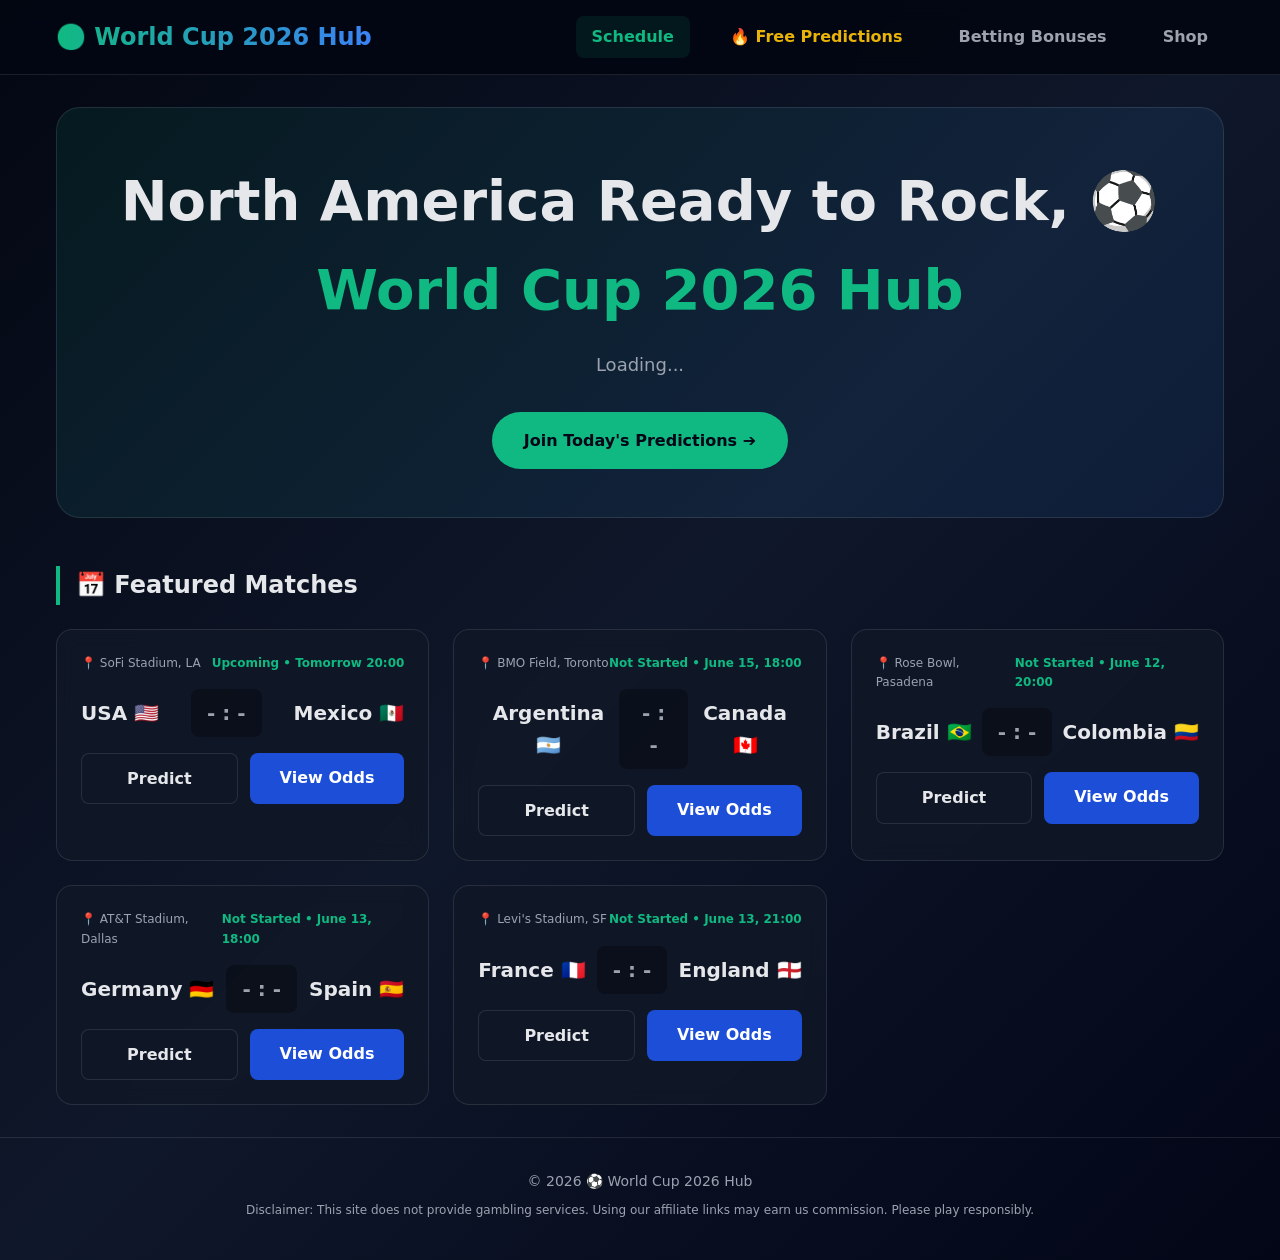
<file: index.html>
<!DOCTYPE html>
<html lang="en">
<head>
  <meta charset="UTF-8">
  <meta name="viewport" content="width=device-width, initial-scale=1.0">
  <title id="page-title">Loading...</title>
  <meta name="description" content="Join World Cup predictions, win exclusive merch and the best betting bonuses!">
  <link rel="stylesheet" href="style.css">
</head>
<body>
  <header>
    <nav>
      <a href="index.html" class="logo" id="site-name">Loading...</a>
      <div class="nav-links">
        <a href="index.html" class="active">Schedule</a>
        <a href="predict.html" class="highlight">🔥 Free Predictions</a>
        <a href="odds.html">Betting Bonuses</a>
        <a href="shop.html">Shop</a>
      </div>
    </nav>
  </header>

  <main id="main-content">
    <section class="hero">
      <h1 id="hero-title">Loading...</h1>
      <p id="hero-desc">Loading...</p>
      <a href="predict.html" class="btn btn-primary">Join Today's Predictions ➔</a>
    </section>

    <section>
      <h2 class="section-title">📅 Featured Matches</h2>
      <div class="grid" id="matches-grid"></div>
    </section>
  </main>

  <footer>
    <p id="footer-name">© Loading...</p>
    <p class="disclaimer">Disclaimer: This site does not provide gambling services. Using our affiliate links may earn us commission. Please play responsibly.</p>
  </footer>

  <script src="data.js"></script>
  <script>
    document.getElementById('page-title').textContent = siteData.site.title;
    document.getElementById('site-name').textContent = siteData.site.name;
    document.getElementById('hero-title').innerHTML = siteData.site.description + ', <span>' + siteData.site.name + '</span>';
    document.getElementById('footer-name').textContent = '© 2026 ' + siteData.site.name;

    const matchesGrid = document.getElementById('matches-grid');
    siteData.matches.forEach(match => {
      const card = document.createElement('div');
      card.className = 'match-card';
      card.innerHTML = `
        <div class="match-meta">
          <span>📍 ${match.stadium}</span>
          <span class="status">${match.status} • ${match.time}</span>
        </div>
        <div class="match-teams">
          <span>${match.teamA}</span>
          <span class="match-score">${match.score}</span>
          <span>${match.teamB}</span>
        </div>
        <div class="match-actions">
          <a href="predict.html?match=${match.id}" class="btn-predict">Predict</a>
          <a href="odds.html" class="btn-odds">View Odds</a>
        </div>
      `;
      matchesGrid.appendChild(card);
    });
  </script>
</body>
</html>
</file>
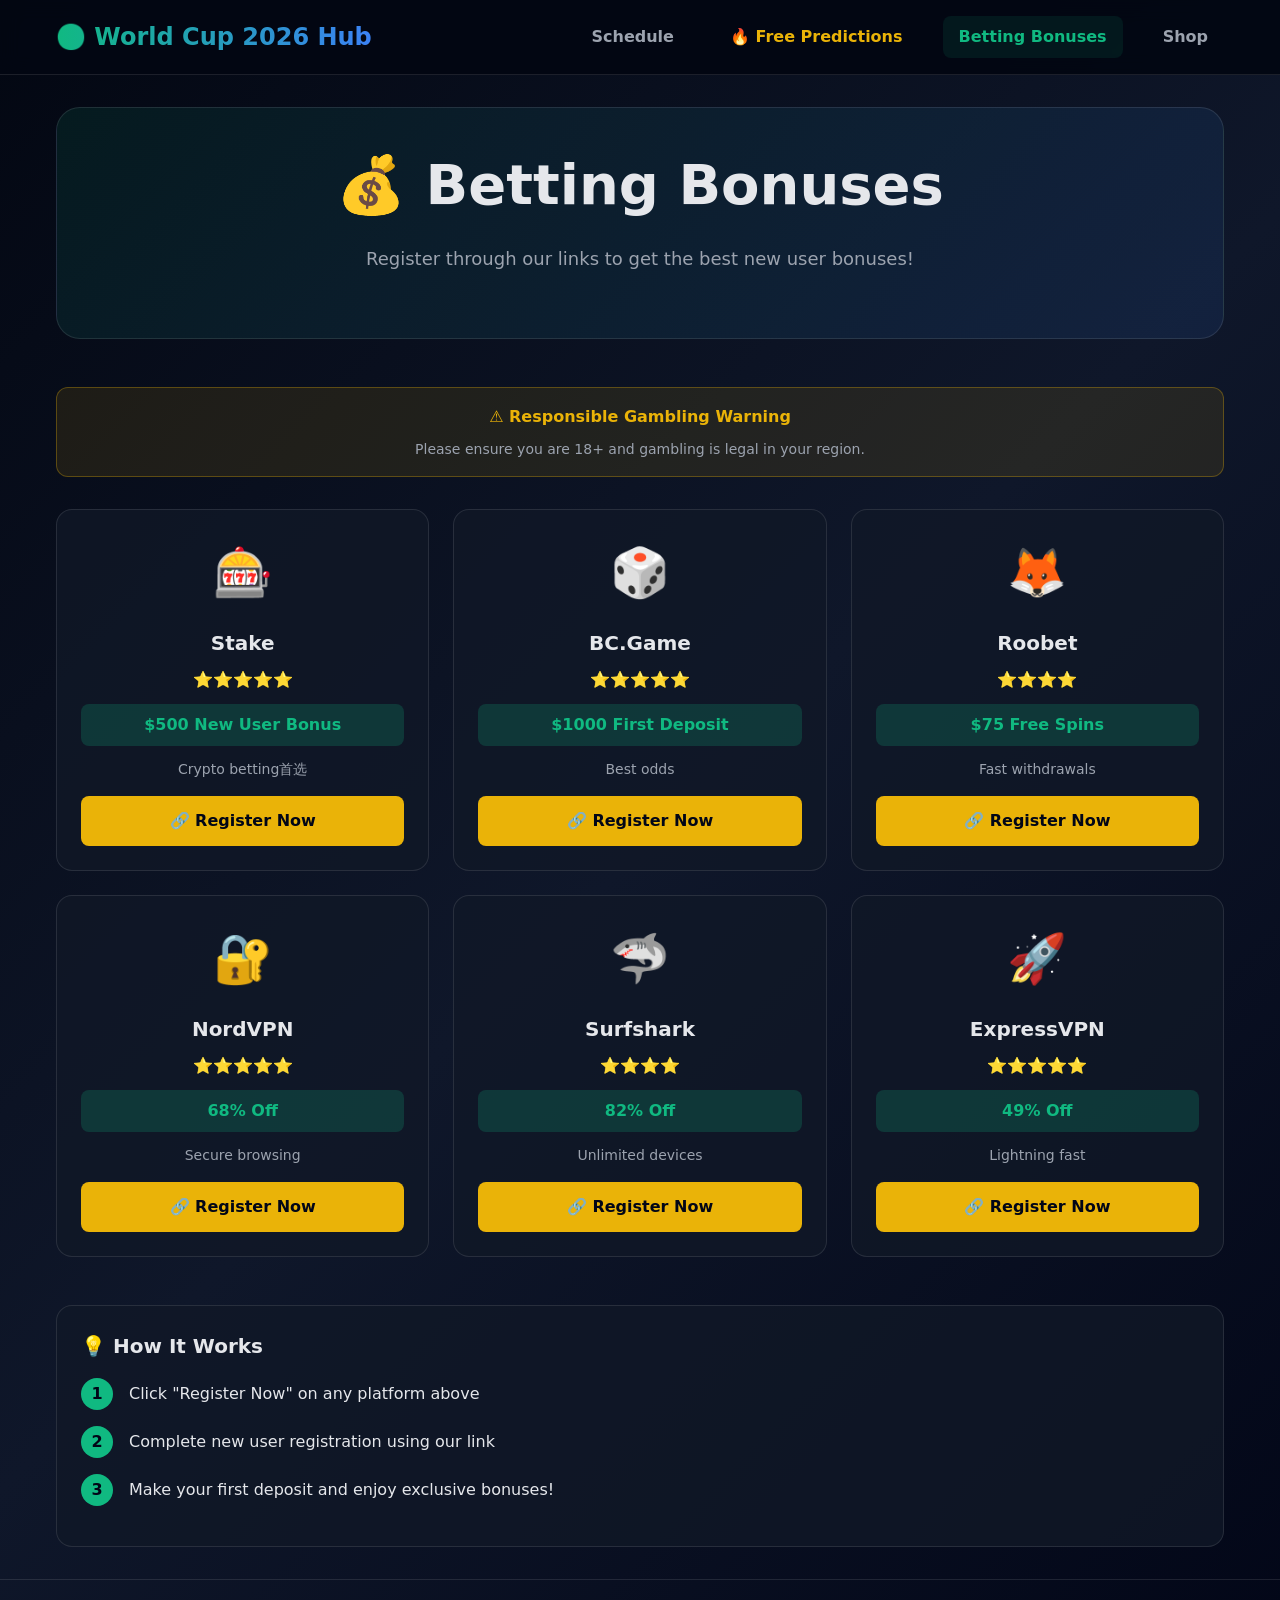
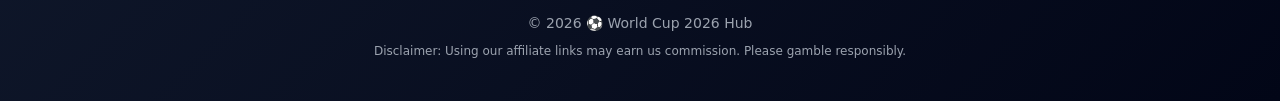
<file: odds.html>
<!DOCTYPE html>
<html lang="en">
<head>
  <meta charset="UTF-8">
  <meta name="viewport" content="width=device-width, initial-scale=1.0">
  <title>💰 Betting Bonuses - World Cup 2026 Hub</title>
  <link rel="stylesheet" href="style.css">
</head>
<body>
  <header>
    <nav>
      <a href="index.html" class="logo" id="site-name">Loading...</a>
      <div class="nav-links">
        <a href="index.html">Schedule</a>
        <a href="predict.html" class="highlight">🔥 Free Predictions</a>
        <a href="odds.html" class="active">Betting Bonuses</a>
        <a href="shop.html">Shop</a>
      </div>
    </nav>
  </header>

  <main>
    <div class="hero" style="padding: 2rem;">
      <h1>💰 Betting Bonuses</h1>
      <p style="color: var(--text-muted);">Register through our links to get the best new user bonuses!</p>
    </div>

    <div class="warning-box">
      <p class="title">⚠️ Responsible Gambling Warning</p>
      <p class="text">Please ensure you are 18+ and gambling is legal in your region.</p>
    </div>

    <div class="grid" id="bookmakers-grid"></div>

    <div class="how-to" style="margin-top: 3rem;">
      <h2>💡 How It Works</h2>
      <ol>
        <li>Click "Register Now" on any platform above</li>
        <li>Complete new user registration using our link</li>
        <li>Make your first deposit and enjoy exclusive bonuses!</li>
      </ol>
    </div>
  </main>

  <footer>
    <p id="footer-name">© Loading...</p>
    <p class="disclaimer">Disclaimer: Using our affiliate links may earn us commission. Please gamble responsibly.</p>
  </footer>

  <script src="data.js"></script>
  <script>
    document.getElementById('site-name').textContent = siteData.site.name;
    document.getElementById('footer-name').textContent = '© 2026 ' + siteData.site.name;

    const grid = document.getElementById('bookmakers-grid');
    siteData.bookmakers.forEach(b => {
      const card = document.createElement('div');
      card.className = 'bookmaker-card';
      card.innerHTML = `
        <div class="bookmaker-logo">${b.logo}</div>
        <div class="bookmaker-name">${b.name}</div>
        <div class="bookmaker-rating">${b.rating}</div>
        <div class="bookmaker-bonus">${b.bonus}</div>
        <p class="bookmaker-desc">${b.description}</p>
        <a href="${b.link}" target="_blank" rel="noopener noreferrer" class="bookmaker-link">🔗 Register Now</a>
      `;
      grid.appendChild(card);
    });
  </script>
</body>
</html>
</file>
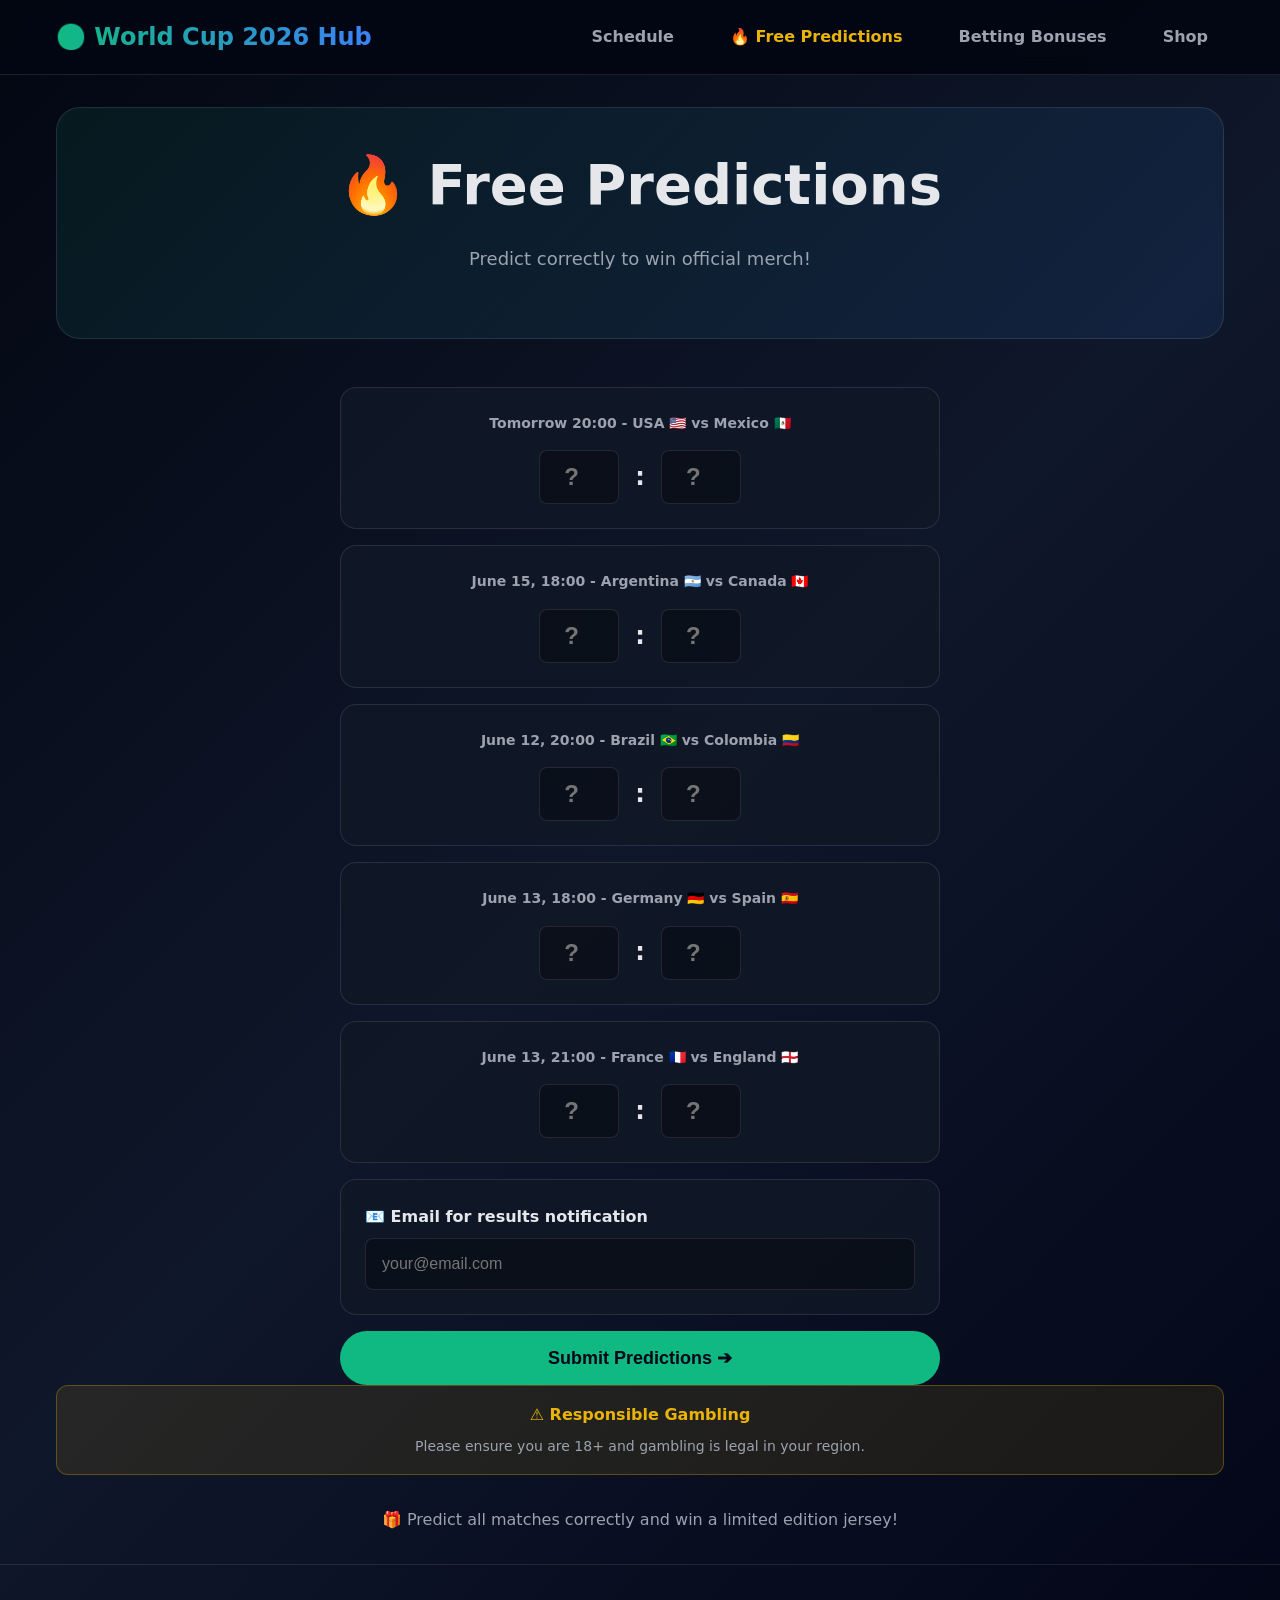
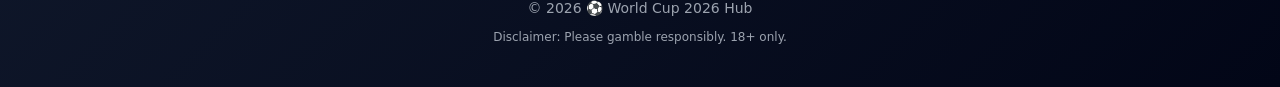
<file: predict.html>
<!DOCTYPE html>
<html lang="en">
<head>
  <meta charset="UTF-8">
  <meta name="viewport" content="width=device-width, initial-scale=1.0">
  <title>🔥 Free Predictions - World Cup 2026 Hub</title>
  <link rel="stylesheet" href="style.css">
</head>
<body>
  <header>
    <nav>
      <a href="index.html" class="logo" id="site-name">Loading...</a>
      <div class="nav-links">
        <a href="index.html">Schedule</a>
        <a href="predict.html" class="highlight">🔥 Free Predictions</a>
        <a href="odds.html">Betting Bonuses</a>
        <a href="shop.html">Shop</a>
      </div>
    </nav>
  </header>

  <main>
    <div class="hero" style="padding: 2rem;">
      <h1>🔥 Free Predictions</h1>
      <p style="color: var(--text-muted);">Predict correctly to win official merch!</p>
    </div>

    <form class="predict-form" id="predictForm"></form>

    <div class="warning-box">
      <p class="title">⚠️ Responsible Gambling</p>
      <p class="text">Please ensure you are 18+ and gambling is legal in your region.</p>
    </div>

    <p style="text-align: center; color: var(--text-muted);">
      🎁 Predict all matches correctly and win a limited edition jersey!
    </p>
  </main>

  <footer>
    <p id="footer-name">© Loading...</p>
    <p class="disclaimer">Disclaimer: Please gamble responsibly. 18+ only.</p>
  </footer>

  <script src="data.js"></script>
  <script>
    document.getElementById('site-name').textContent = siteData.site.name;
    document.getElementById('footer-name').textContent = '© 2026 ' + siteData.site.name;

    const form = document.getElementById('predictForm');
    
    siteData.matches.forEach(match => {
      const group = document.createElement('div');
      group.className = 'form-group';
      group.innerHTML = `
        <h3>${match.time} - ${match.teamA} vs ${match.teamB}</h3>
        <div class="predict-inputs">
          <input type="number" min="0" max="15" placeholder="?" required id="score-${match.id}-a">
          <span style="font-size: 1.5rem; font-weight: 700;">:</span>
          <input type="number" min="0" max="15" placeholder="?" required id="score-${match.id}-b">
        </div>
      `;
      form.appendChild(group);
    });

    const emailGroup = document.createElement('div');
    emailGroup.className = 'form-group';
    emailGroup.innerHTML = `
      <label style="display: block; margin-bottom: 0.5rem; font-weight: 600;">📧 Email for results notification</label>
      <input type="email" class="email-input" placeholder="your@email.com" required id="email">
    `;
    form.appendChild(emailGroup);

    const submitBtn = document.createElement('button');
    submitBtn.type = 'submit';
    submitBtn.className = 'submit-btn';
    submitBtn.textContent = 'Submit Predictions ➔';
    form.appendChild(submitBtn);

    form.addEventListener('submit', (e) => {
      e.preventDefault();
      const predictions = siteData.matches.map(m => ({
        match: `${m.teamA} vs ${m.teamB}`,
        score: `${document.getElementById(`score-${m.id}-a`).value} : ${document.getElementById(`score-${m.id}-b`).value}`
      }));
      const email = document.getElementById('email').value;
      
      document.getElementById('main-content').innerHTML = `
        <div class="success-box">
          <div class="icon">🎉</div>
          <h2>Predictions Submitted!</h2>
          <p>Your predictions have been saved. We'll email you when results are out!</p>
          <div style="background: var(--card-bg); border-radius: 12px; padding: 1.5rem; text-align: left; margin: 1.5rem 0;">
            <h3 style="margin-bottom: 1rem;">Your Predictions:</h3>
            ${predictions.map(p => `<div style="display: flex; justify-content: space-between; padding: 0.5rem 0; border-bottom: 1px solid var(--card-border);">
              <span>${p.match}</span>
              <span style="color: var(--accent);">${p.score}</span>
            </div>`).join('')}
          </div>
          <p style="color: var(--text-muted);">Email: ${email}</p>
          <a href="index.html" class="btn btn-primary" style="margin-top: 1rem;">Back to Home</a>
        </div>
      `;
    });
  </script>
</body>
</html>
</file>
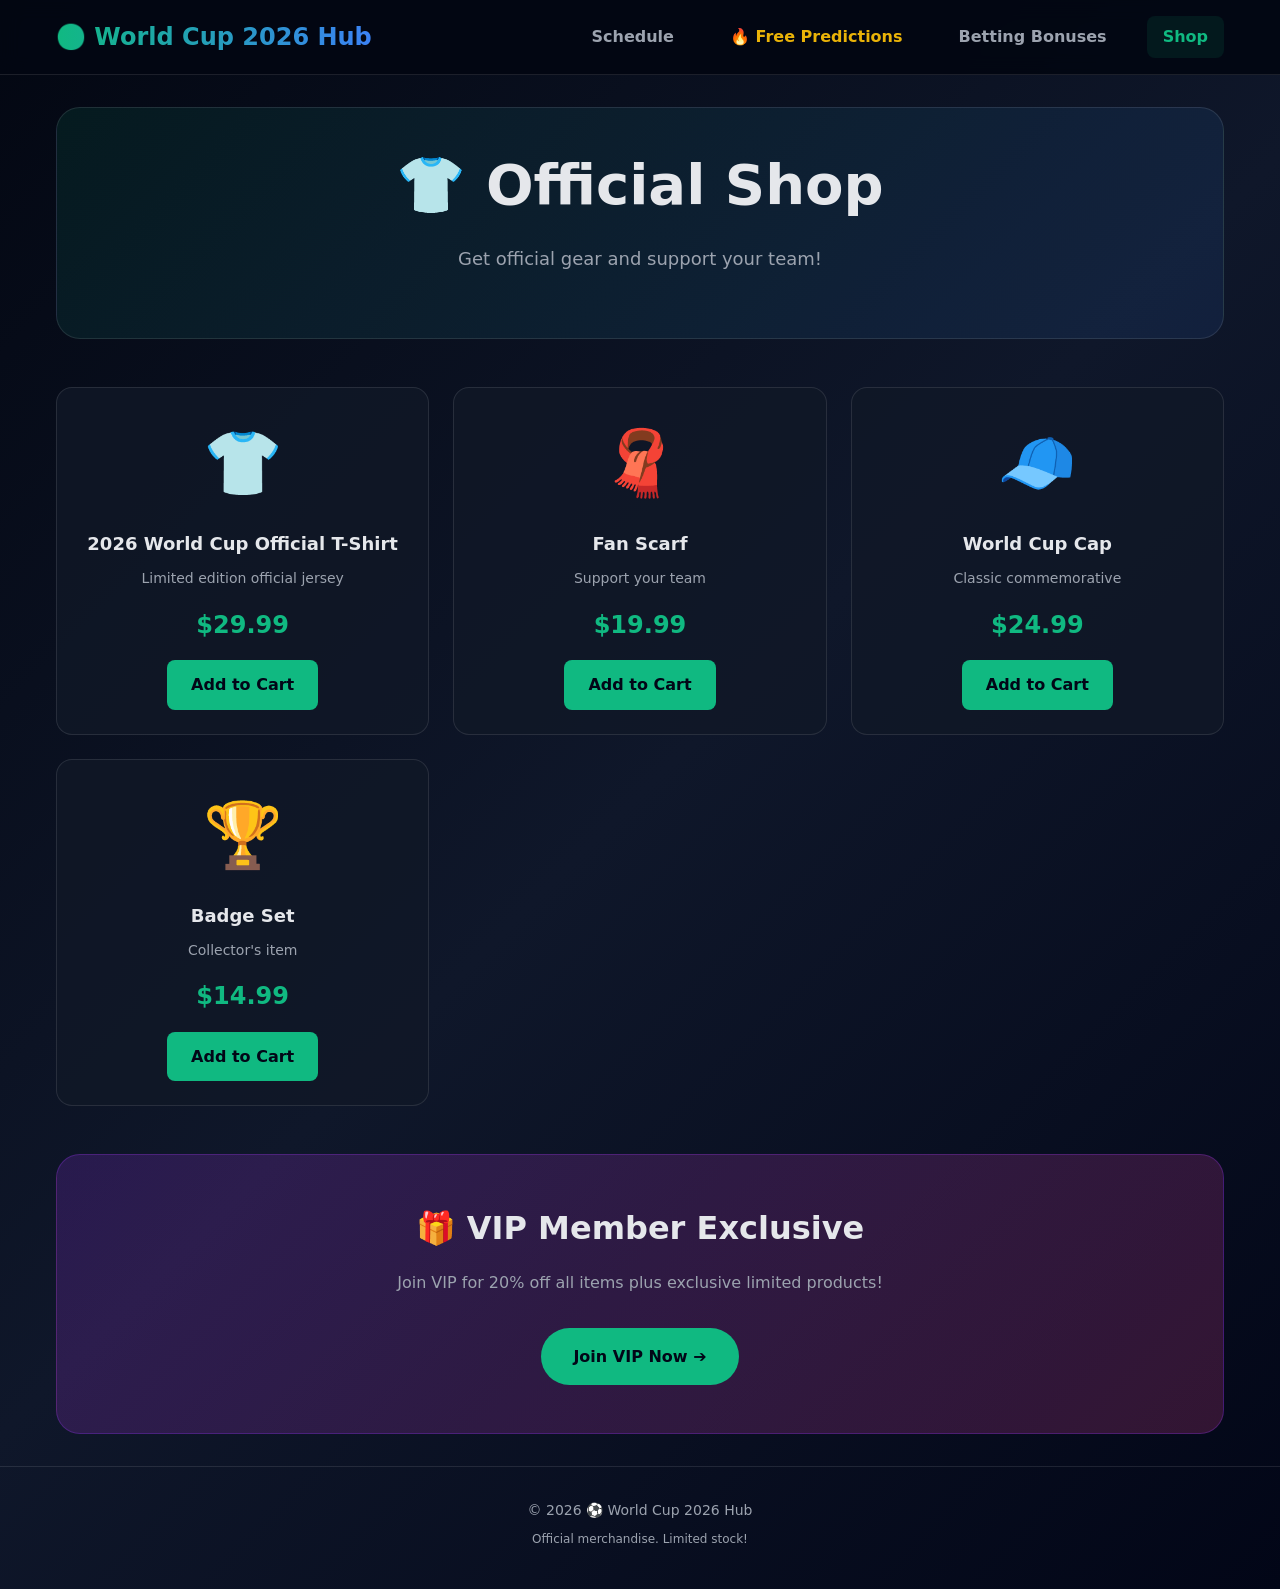
<file: shop.html>
<!DOCTYPE html>
<html lang="en">
<head>
  <meta charset="UTF-8">
  <meta name="viewport" content="width=device-width, initial-scale=1.0">
  <title>👕 Official Shop - World Cup 2026 Hub</title>
  <link rel="stylesheet" href="style.css">
</head>
<body>
  <header>
    <nav>
      <a href="index.html" class="logo" id="site-name">Loading...</a>
      <div class="nav-links">
        <a href="index.html">Schedule</a>
        <a href="predict.html" class="highlight">🔥 Free Predictions</a>
        <a href="odds.html">Betting Bonuses</a>
        <a href="shop.html" class="active">Shop</a>
      </div>
    </nav>
  </header>

  <main>
    <div class="hero" style="padding: 2rem;">
      <h1>👕 Official Shop</h1>
      <p style="color: var(--text-muted);">Get official gear and support your team!</p>
    </div>

    <div class="grid" id="products-grid"></div>

    <div class="vip-banner" style="margin-top: 3rem;">
      <h2>🎁 VIP Member Exclusive</h2>
      <p>Join VIP for 20% off all items plus exclusive limited products!</p>
      <a href="predict.html" class="btn btn-primary">Join VIP Now ➔</a>
    </div>
  </main>

  <footer>
    <p id="footer-name">© Loading...</p>
    <p class="disclaimer">Official merchandise. Limited stock!</p>
  </footer>

  <script src="data.js"></script>
  <script>
    document.getElementById('site-name').textContent = siteData.site.name;
    document.getElementById('footer-name').textContent = '© 2026 ' + siteData.site.name;

    const grid = document.getElementById('products-grid');
    siteData.products.forEach(p => {
      const card = document.createElement('div');
      card.className = 'product-card';
      card.innerHTML = `
        <div class="product-image">${p.image}</div>
        <div class="product-name">${p.name}</div>
        <p class="product-desc">${p.description}</p>
        <div class="product-price">${p.price}</div>
        <a href="#" class="product-btn" onclick="alert('Coming soon! Stay tuned.'); return false;">Add to Cart</a>
      </div>`;
      grid.appendChild(card);
    });
  </script>
</body>
</html>
</file>
<file: style.css>
/* ===== 共享样式表 ===== */
/* 所有页面共用这个样式 */

:root {
  --primary: #0a0f1c;
  --secondary: #111827;
  --accent: #10b981;
  --accent-glow: rgba(16, 185, 129, 0.4);
  --yellow: #eab308;
  --text: #e5e7eb;
  --text-muted: #9ca3af;
  --card-bg: rgba(17, 24, 39, 0.8);
  --card-border: rgba(255, 255, 255, 0.1);
  --gradient: linear-gradient(135deg, #030712 0%, #0f172a 50%, #020617 100%);
}

* { margin: 0; padding: 0; box-sizing: border-box; }

body {
  font-family: 'Segoe UI', system-ui, -apple-system, sans-serif;
  background: var(--gradient);
  color: var(--text);
  min-height: 100vh;
  line-height: 1.6;
}

/* ===== 导航栏 ===== */
header {
  background: rgba(3, 7, 18, 0.95);
  border-bottom: 1px solid var(--card-border);
  position: sticky;
  top: 0;
  z-index: 50;
  backdrop-filter: blur(10px);
}

nav {
  max-width: 1200px;
  margin: 0 auto;
  padding: 1rem;
  display: flex;
  justify-content: space-between;
  align-items: center;
}

.logo {
  font-size: 1.5rem;
  font-weight: 800;
  text-decoration: none;
  background: linear-gradient(90deg, #10b981, #3b82f6);
  -webkit-background-clip: text;
  -webkit-text-fill-color: transparent;
}

.nav-links {
  display: flex;
  gap: 1.5rem;
}

.nav-links a {
  color: var(--text-muted);
  text-decoration: none;
  font-weight: 600;
  padding: 0.5rem 1rem;
  border-radius: 8px;
  transition: all 0.3s;
}

.nav-links a:hover, .nav-links a.active {
  color: var(--accent);
  background: rgba(16, 185, 129, 0.1);
}

.nav-links a.highlight {
  color: var(--yellow);
}

/* ===== 主容器 ===== */
main {
  max-width: 1200px;
  margin: 0 auto;
  padding: 2rem 1rem;
}

/* ===== 英雄横幅 ===== */
.hero {
  background: linear-gradient(135deg, rgba(16, 185, 129, 0.1), rgba(59, 130, 246, 0.1));
  border: 1px solid var(--card-border);
  border-radius: 24px;
  padding: 3rem;
  text-align: center;
  margin-bottom: 3rem;
}

.hero h1 {
  font-size: clamp(2rem, 6vw, 3.5rem);
  font-weight: 800;
  margin-bottom: 1rem;
}

.hero h1 span { color: var(--accent); }

.hero p {
  color: var(--text-muted);
  font-size: 1.125rem;
  max-width: 600px;
  margin: 0 auto 2rem;
}

.btn {
  display: inline-block;
  padding: 1rem 2rem;
  border-radius: 50px;
  font-weight: 700;
  text-decoration: none;
  transition: all 0.3s;
}

.btn-primary {
  background: var(--accent);
  color: #020617;
}

.btn-primary:hover {
  transform: translateY(-2px);
  box-shadow: 0 0 20px var(--accent-glow);
}

.btn-secondary {
  background: var(--card-bg);
  border: 1px solid var(--card-border);
  color: var(--text);
}

.btn-secondary:hover {
  border-color: var(--accent);
}

/* ===== 卡片网格 ===== */
.section-title {
  font-size: 1.5rem;
  font-weight: 700;
  margin-bottom: 1.5rem;
  padding-left: 1rem;
  border-left: 4px solid var(--accent);
}

.grid {
  display: grid;
  grid-template-columns: repeat(auto-fit, minmax(300px, 1fr));
  gap: 1.5rem;
}

/* ===== 比赛卡片 ===== */
.match-card {
  background: var(--card-bg);
  border: 1px solid var(--card-border);
  border-radius: 16px;
  padding: 1.5rem;
  transition: all 0.3s;
  backdrop-filter: blur(10px);
}

.match-card:hover {
  border-color: var(--accent);
  transform: translateY(-2px);
}

.match-meta {
  display: flex;
  justify-content: space-between;
  font-size: 0.75rem;
  color: var(--text-muted);
  margin-bottom: 1rem;
}

.match-meta .status { color: var(--accent); font-weight: 600; }

.match-teams {
  display: flex;
  justify-content: space-between;
  align-items: center;
  font-size: 1.25rem;
  font-weight: 700;
  text-align: center;
}

.match-score {
  background: rgba(0,0,0,0.3);
  padding: 0.5rem 1rem;
  border-radius: 8px;
  color: var(--text-muted);
}

.match-actions {
  display: flex;
  gap: 0.75rem;
  margin-top: 1rem;
}

.match-actions a {
  flex: 1;
  text-align: center;
  padding: 0.75rem;
  border-radius: 8px;
  font-weight: 600;
  text-decoration: none;
  transition: all 0.3s;
}

.match-actions .btn-predict {
  background: var(--card-bg);
  border: 1px solid var(--card-border);
  color: var(--text);
}

.match-actions .btn-predict:hover {
  background: var(--accent);
  color: #020617;
}

.match-actions .btn-odds {
  background: #1d4ed8;
  color: white;
}

.match-actions .btn-odds:hover {
  background: #2563eb;
}

/* ===== 博彩平台卡片 ===== */
.bookmaker-card {
  background: var(--card-bg);
  border: 1px solid var(--card-border);
  border-radius: 16px;
  padding: 1.5rem;
  text-align: center;
  transition: all 0.3s;
}

.bookmaker-card:hover {
  border-color: var(--yellow);
}

.bookmaker-logo {
  font-size: 3rem;
  margin-bottom: 1rem;
}

.bookmaker-name {
  font-size: 1.25rem;
  font-weight: 700;
  margin-bottom: 0.5rem;
}

.bookmaker-rating {
  margin-bottom: 0.75rem;
}

.bookmaker-bonus {
  background: rgba(16, 185, 129, 0.2);
  color: var(--accent);
  padding: 0.5rem;
  border-radius: 8px;
  font-weight: 700;
  margin-bottom: 0.75rem;
}

.bookmaker-desc {
  color: var(--text-muted);
  font-size: 0.875rem;
  margin-bottom: 1rem;
}

.bookmaker-link {
  display: block;
  background: var(--yellow);
  color: #020617;
  padding: 0.75rem;
  border-radius: 8px;
  font-weight: 700;
  text-decoration: none;
  transition: all 0.3s;
}

.bookmaker-link:hover {
  background: #fbbf24;
  transform: scale(1.02);
}

/* ===== 竞猜表单 ===== */
.predict-form {
  max-width: 600px;
  margin: 0 auto;
}

.form-group {
  background: var(--card-bg);
  border: 1px solid var(--card-border);
  border-radius: 16px;
  padding: 1.5rem;
  margin-bottom: 1rem;
}

.form-group h3 {
  text-align: center;
  margin-bottom: 1rem;
  color: var(--text-muted);
  font-size: 0.875rem;
}

.predict-inputs {
  display: flex;
  align-items: center;
  justify-content: center;
  gap: 1rem;
}

.predict-inputs input {
  width: 80px;
  padding: 0.75rem;
  text-align: center;
  font-size: 1.5rem;
  font-weight: 700;
  background: rgba(0,0,0,0.3);
  border: 1px solid var(--card-border);
  border-radius: 8px;
  color: white;
}

.email-input {
  width: 100%;
  padding: 1rem;
  background: rgba(0,0,0,0.3);
  border: 1px solid var(--card-border);
  border-radius: 8px;
  color: white;
  font-size: 1rem;
}

.submit-btn {
  width: 100%;
  padding: 1rem;
  background: var(--accent);
  color: #020617;
  border: none;
  border-radius: 50px;
  font-size: 1.125rem;
  font-weight: 700;
  cursor: pointer;
  transition: all 0.3s;
}

.submit-btn:hover {
  transform: translateY(-2px);
  box-shadow: 0 0 20px var(--accent-glow);
}

/* ===== 商品卡片 ===== */
.product-card {
  background: var(--card-bg);
  border: 1px solid var(--card-border);
  border-radius: 16px;
  padding: 1.5rem;
  text-align: center;
  transition: all 0.3s;
}

.product-card:hover {
  border-color: var(--accent);
}

.product-image {
  font-size: 4rem;
  margin-bottom: 1rem;
}

.product-name {
  font-size: 1.125rem;
  font-weight: 700;
  margin-bottom: 0.5rem;
}

.product-desc {
  color: var(--text-muted);
  font-size: 0.875rem;
  margin-bottom: 1rem;
}

.product-price {
  font-size: 1.5rem;
  font-weight: 700;
  color: var(--accent);
  margin-bottom: 1rem;
}

.product-btn {
  display: inline-block;
  background: var(--accent);
  color: #020617;
  padding: 0.75rem 1.5rem;
  border-radius: 8px;
  font-weight: 700;
  text-decoration: none;
  transition: all 0.3s;
}

.product-btn:hover {
  background: #059669;
}

/* ===== VIP区域 ===== */
.vip-banner {
  background: linear-gradient(135deg, rgba(147, 51, 234, 0.2), rgba(236, 72, 153, 0.2));
  border: 1px solid rgba(147, 51, 234, 0.3);
  border-radius: 24px;
  padding: 3rem;
  text-align: center;
}

.vip-banner h2 {
  font-size: 2rem;
  margin-bottom: 1rem;
}

.vip-banner p {
  color: var(--text-muted);
  margin-bottom: 2rem;
}

/* ===== 警告提示 ===== */
.warning-box {
  background: rgba(234, 179, 8, 0.1);
  border: 1px solid rgba(234, 179, 8, 0.3);
  border-radius: 12px;
  padding: 1rem;
  text-align: center;
  margin-bottom: 2rem;
}

.warning-box .title {
  color: var(--yellow);
  font-weight: 700;
}

.warning-box .text {
  color: var(--text-muted);
  font-size: 0.875rem;
  margin-top: 0.5rem;
}

/* ===== 使用说明 ===== */
.how-to {
  background: var(--card-bg);
  border: 1px solid var(--card-border);
  border-radius: 16px;
  padding: 1.5rem;
}

.how-to h2 {
  font-size: 1.25rem;
  margin-bottom: 1rem;
}

.how-to ol {
  list-style: none;
  counter-reset: step;
}

.how-to li {
  counter-increment: step;
  display: flex;
  align-items: center;
  gap: 1rem;
  margin-bottom: 1rem;
}

.how-to li::before {
  content: counter(step);
  width: 2rem;
  height: 2rem;
  background: var(--accent);
  color: #020617;
  border-radius: 50%;
  display: flex;
  align-items: center;
  justify-content: center;
  font-weight: 700;
  flex-shrink: 0;
}

/* ===== 底部 ===== */
footer {
  border-top: 1px solid var(--card-border);
  padding: 2rem;
  text-align: center;
  color: var(--text-muted);
  font-size: 0.875rem;
}

footer p { margin-bottom: 0.5rem; }
footer .disclaimer { font-size: 0.75rem; }

/* ===== 成功提示 ===== */
.success-box {
  background: rgba(16, 185, 129, 0.1);
  border: 1px solid var(--accent);
  border-radius: 24px;
  padding: 3rem;
  text-align: center;
}

.success-box .icon {
  font-size: 4rem;
  margin-bottom: 1rem;
}

.success-box h2 {
  font-size: 2rem;
  margin-bottom: 1rem;
  color: var(--accent);
}

.success-box p {
  color: var(--text-muted);
  margin-bottom: 1.5rem;
}

/* ===== 响应式 ===== */
@media (max-width: 768px) {
  nav {
    flex-direction: column;
    gap: 1rem;
  }
  
  .nav-links {
    flex-wrap: wrap;
    justify-content: center;
  }
  
  .grid {
    grid-template-columns: 1fr;
  }
  
  .hero {
    padding: 2rem 1rem;
  }
}
</file>
